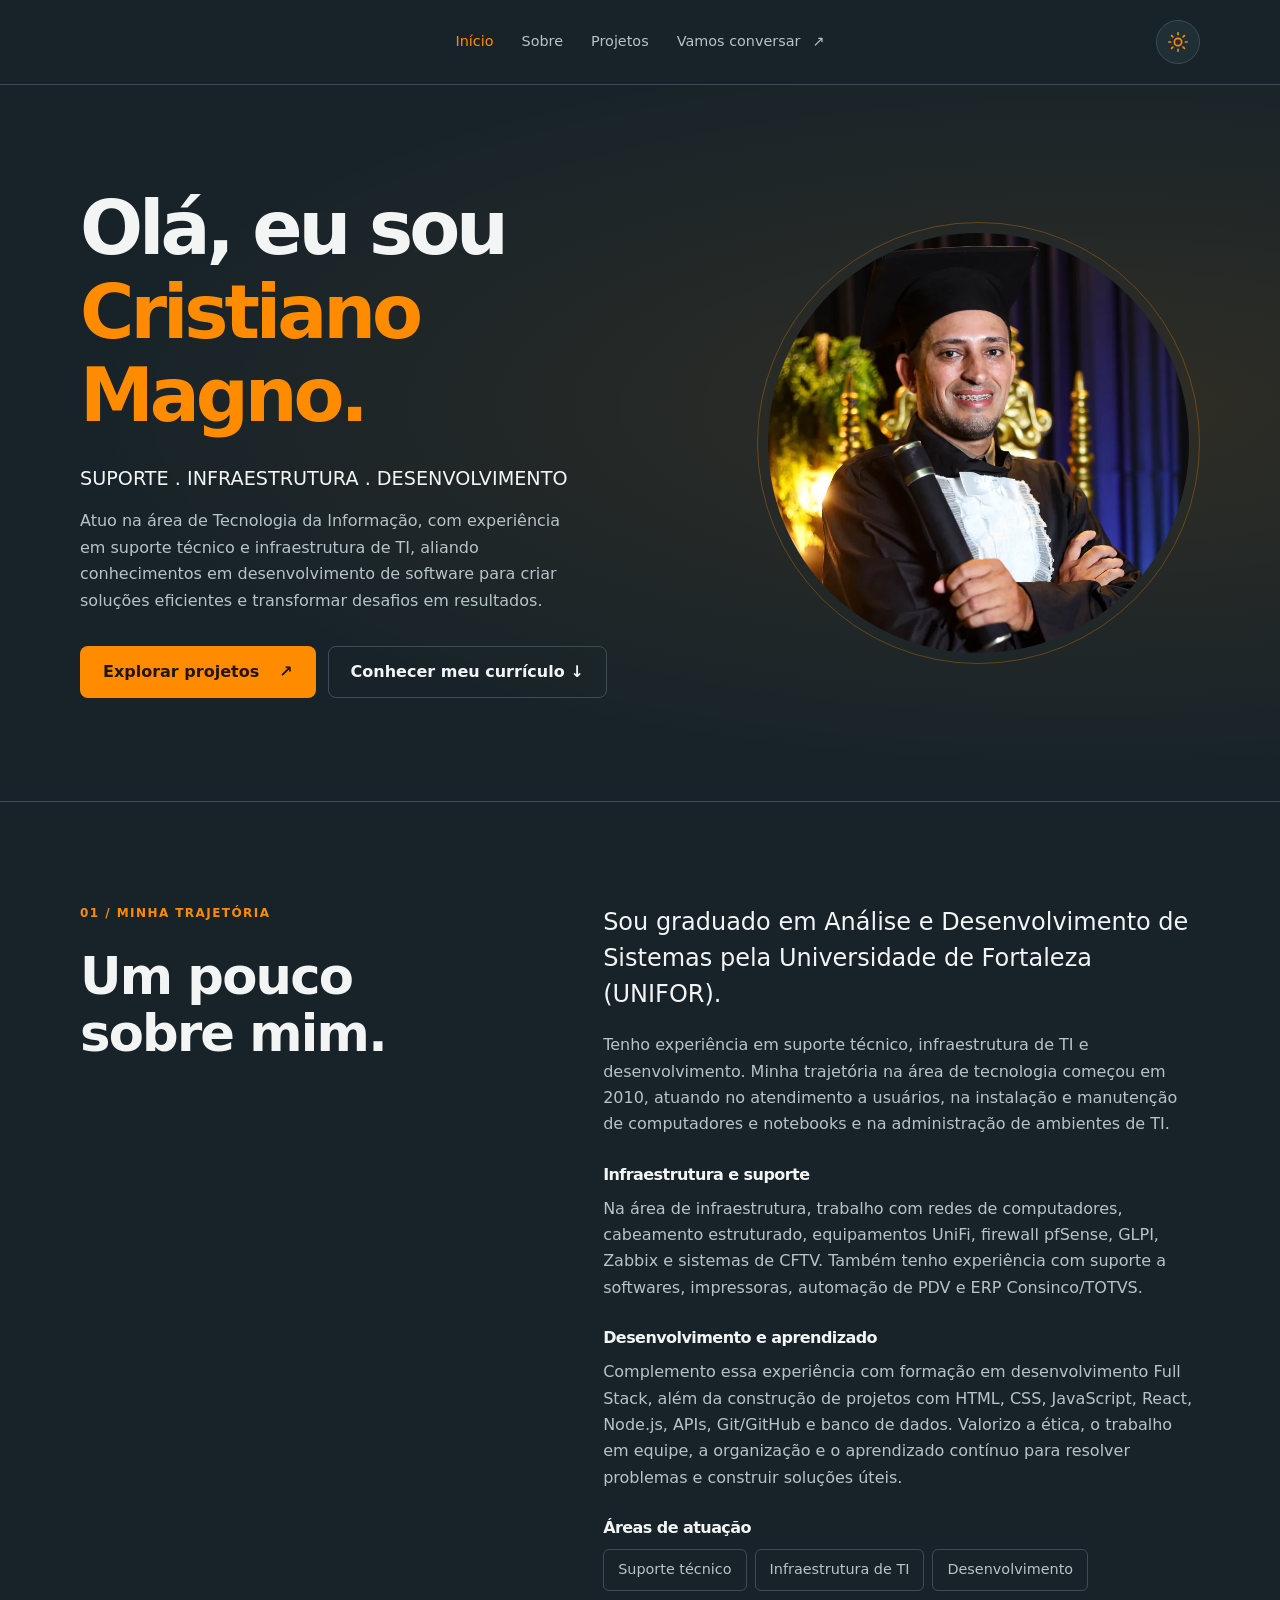
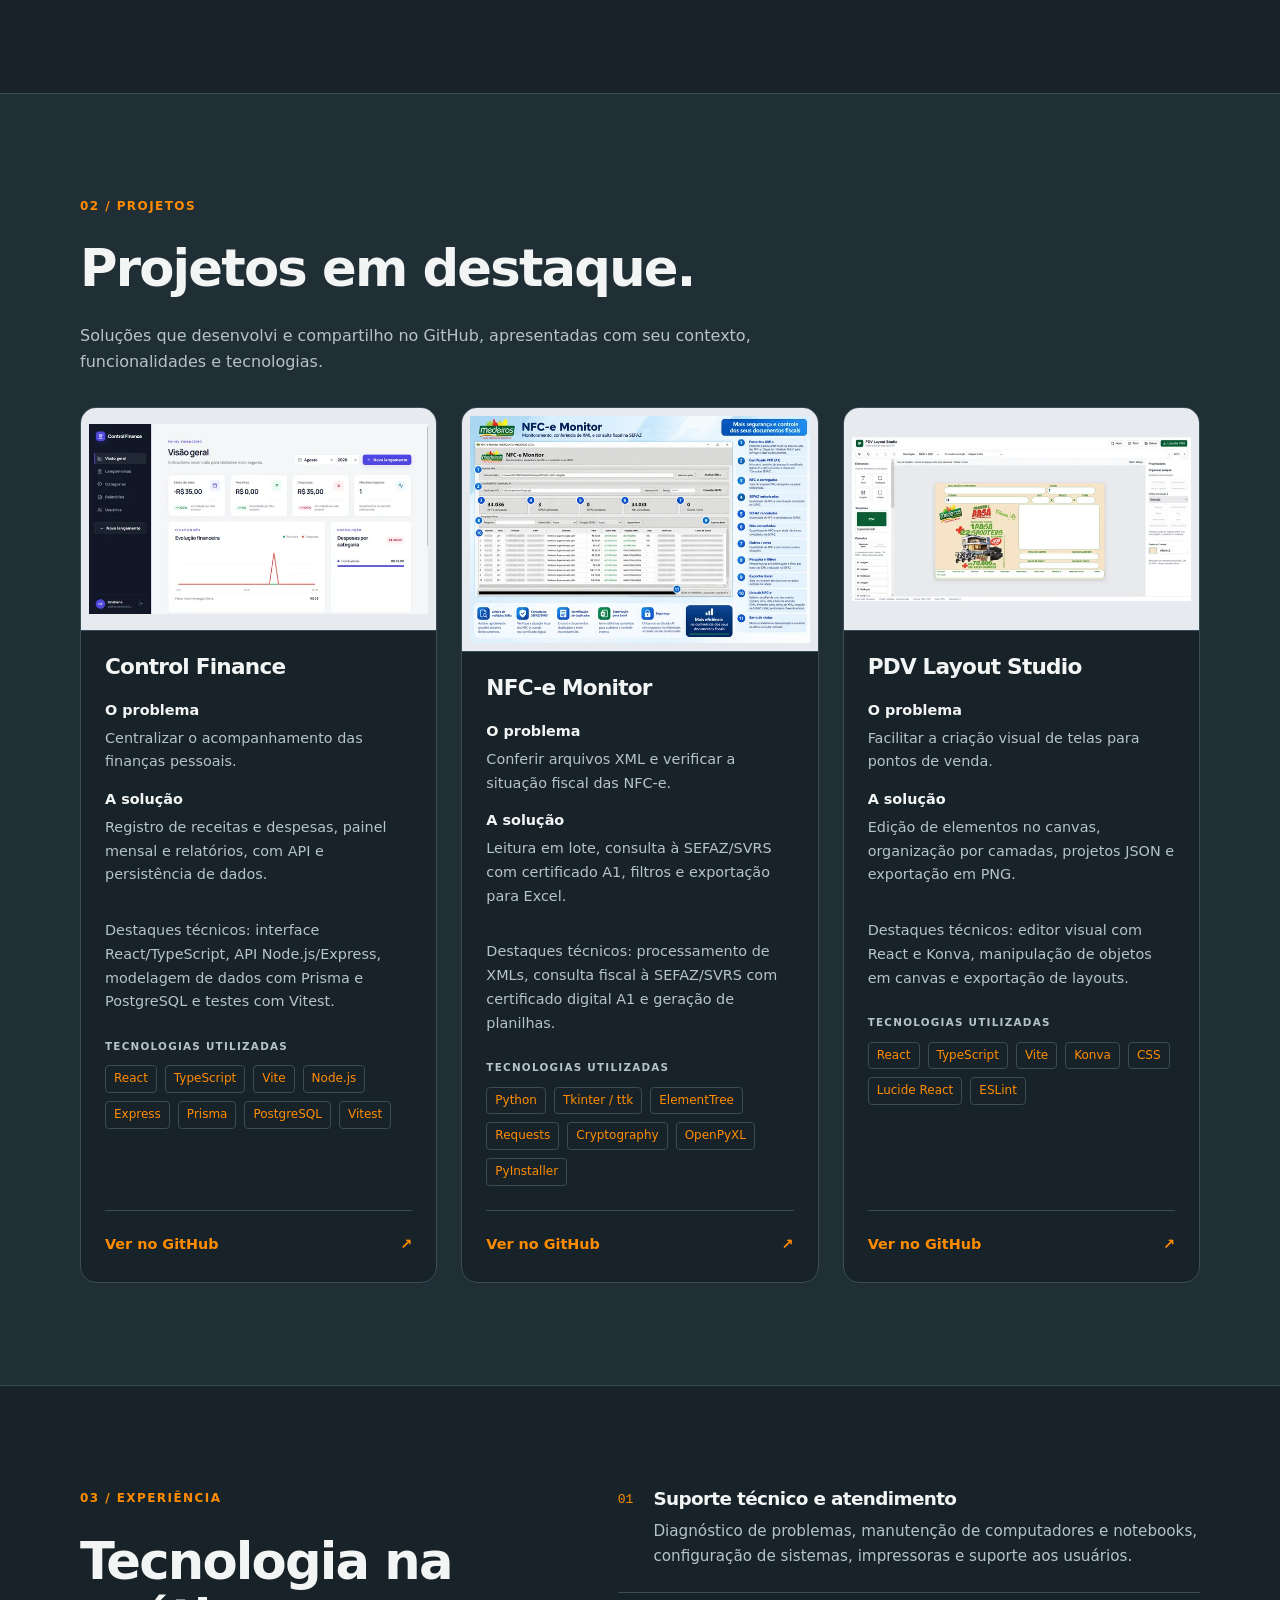
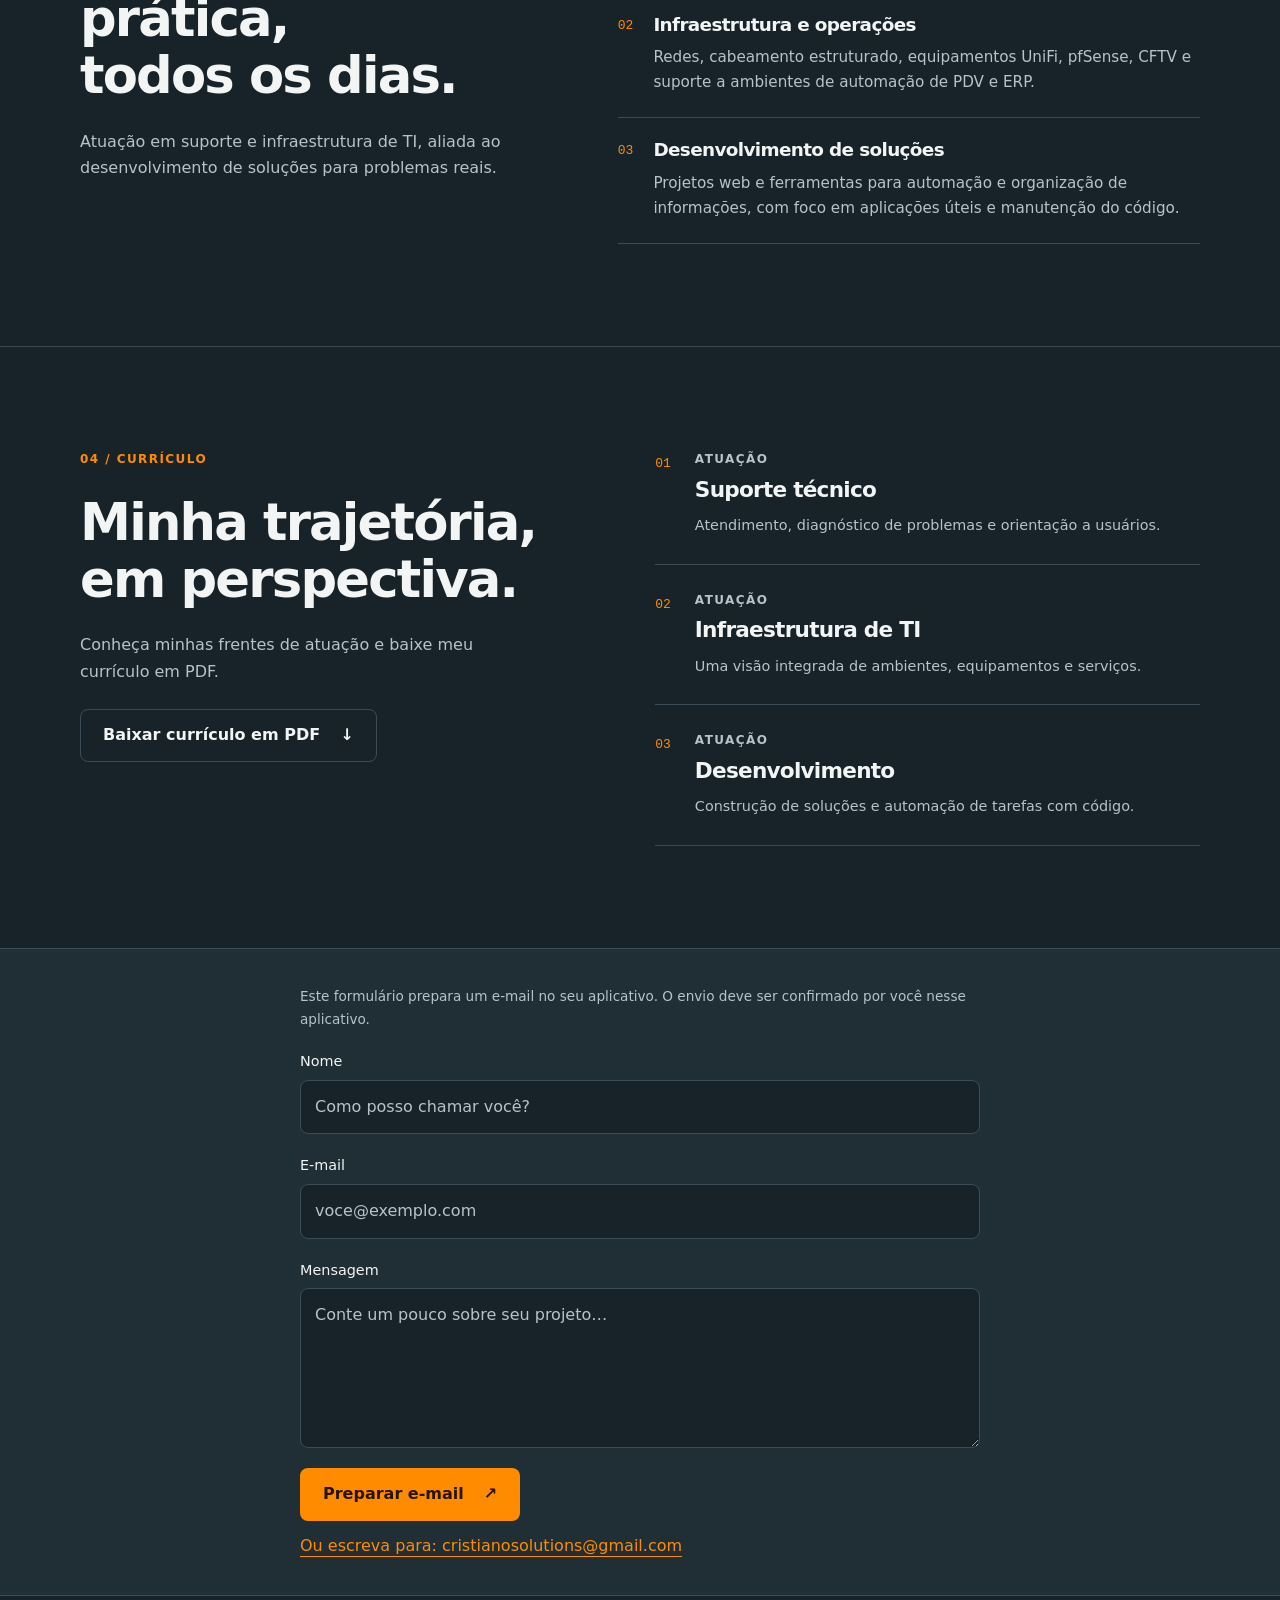
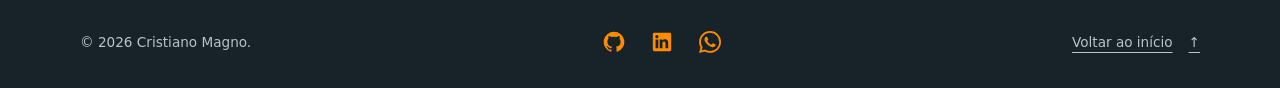
<file: index.html>
<!doctype html>

<html lang="pt-BR">
  <head>
    <meta charset="utf-8" />
    <meta content="width=device-width, initial-scale=1" name="viewport" />
    <meta
      content="Cristiano Magno: graduado em ADS pela UNIFOR, com experiência em suporte, infraestrutura de TI e desenvolvimento. Conheça meus projetos e currículo."
      name="description"
    />
    <meta content="#182329" name="theme-color" />
    <title>Cristiano Magno | Portfólio</title>
    <link href="https://cristianomagno.vercel.app/" rel="canonical" />
    <meta content="website" property="og:type" />
    <meta content="pt_BR" property="og:locale" />
    <meta content="Cristiano Magno" property="og:site_name" />
    <meta content="Cristiano Magno | Portfólio" property="og:title" />
    <meta
      content="Cristiano Magno: graduado em ADS pela UNIFOR, com experiência em suporte, infraestrutura de TI e desenvolvimento. Conheça meus projetos e currículo."
      property="og:description"
    />
    <meta content="https://cristianomagno.vercel.app/" property="og:url" />
    <meta
      content="https://cristianomagno.vercel.app/assets/compartilhamento.jpg"
      property="og:image"
    />
    <meta content="1200" property="og:image:width" />
    <meta content="630" property="og:image:height" />
    <meta
      content="Cristiano Magno — suporte, infraestrutura de TI e desenvolvimento"
      property="og:image:alt"
    />
    <meta content="summary_large_image" name="twitter:card" />
    <meta content="Cristiano Magno | Portfólio" name="twitter:title" />
    <meta
      content="Cristiano Magno: graduado em ADS pela UNIFOR, com experiência em suporte, infraestrutura de TI e desenvolvimento. Conheça meus projetos e currículo."
      name="twitter:description"
    />
    <meta
      content="https://cristianomagno.vercel.app/assets/compartilhamento.jpg"
      name="twitter:image"
    />
    <link href="assets/favicon.svg" rel="icon" type="image/svg+xml" />
    <script src="theme.js"></script>
    <link href="style.css" rel="stylesheet" />
    <script defer="" src="script.js"></script>
    <script defer src="analytics.js"></script>
  </head>
  <body>
    <a class="skip-link" href="#conteudo">Pular para o conteúdo</a>
    <header class="site-header">
      <nav aria-label="Navegação principal" class="nav container">
        <button
          aria-controls="menu-principal"
          aria-expanded="false"
          aria-label="Abrir menu"
          class="menu-toggle"
          hidden=""
          type="button"
        >
          <span aria-hidden="true" class="menu-icon"
            ><span></span><span></span><span></span
          ></span>
        </button>
        <ul class="nav-links" id="menu-principal">
          <li><a href="#inicio">Início</a></li>
          <li><a href="#sobre">Sobre</a></li>
          <li><a href="#projetos">Projetos</a></li>
          <li>
            <a href="#contato"
              >Vamos conversar <span aria-hidden="true">↗</span></a
            >
          </li>
        </ul>
        <button
          aria-label="Ativar tema claro"
          class="theme-toggle"
          hidden=""
          id="theme-toggle"
          title="Ativar tema claro"
          type="button"
        >
          <svg
            aria-hidden="true"
            class="theme-sun"
            fill="none"
            stroke="currentColor"
            stroke-linecap="round"
            stroke-width="1.8"
            viewbox="0 0 24 24"
          >
            <circle cx="12" cy="12" r="4"></circle>
            <path
              d="M12 2v2m0 16v2M2 12h2m16 0h2M5 5l1.4 1.4m11.2 11.2L19 19M5 19l1.4-1.4M17.6 6.4 19 5"
            ></path>
          </svg>
          <svg
            aria-hidden="true"
            class="theme-moon"
            fill="none"
            stroke="currentColor"
            stroke-linecap="round"
            stroke-linejoin="round"
            stroke-width="1.8"
            viewbox="0 0 24 24"
          >
            <path d="M20.9 13A9 9 0 0 1 11 3.1 9 9 0 1 0 20.9 13Z"></path>
          </svg>
        </button>
      </nav>
    </header>
    <main id="conteudo" tabindex="-1">
      <section aria-labelledby="titulo-inicio" class="hero section" id="inicio">
        <div class="container hero-inner">
          <div class="hero-text">
            <h1 id="titulo-inicio">
              Olá, eu sou<br /><span>Cristiano Magno.</span>
            </h1>
            <p class="hero-role">SUPORTE . INFRAESTRUTURA . DESENVOLVIMENTO</p>
            <p class="hero-desc">
              Atuo na área de Tecnologia da Informação, com experiência em
              suporte técnico e infraestrutura de TI, aliando conhecimentos em
              desenvolvimento de software para criar soluções eficientes e
              transformar desafios em resultados.
            </p>
            <div class="hero-actions">
              <a class="btn btn-primary" href="#projetos"
                >Explorar projetos <span aria-hidden="true">↗</span></a
              >
              <a class="btn btn-outline" href="#curriculo"
                >Conhecer meu currículo ↓</a
              >
            </div>
          </div>
          <figure class="portrait">
            <div class="portrait-frame">
              <img
                alt="Cristiano Magno em sua formatura, vestindo beca e segurando o diploma"
                fetchpriority="high"
                height="1200"
                sizes="(max-width: 640px) 290px, (max-width: 960px) 40vw, 440px"
                src="assets/cristiano-magno-800.webp"
                srcset="
                  assets/cristiano-magno-400.webp 400w,
                  assets/cristiano-magno-800.webp 800w
                "
                width="800"
              />
            </div>
          </figure>
        </div>
      </section>
      <section aria-labelledby="titulo-sobre" class="section" id="sobre">
        <div class="container about-grid">
          <div>
            <p class="eyebrow">01 / Minha trajetória</p>
            <h2 id="titulo-sobre">Um pouco<br />sobre mim.</h2>
          </div>
          <div class="about-content">
            <p class="lead">
              Sou graduado em Análise e Desenvolvimento de Sistemas pela
              Universidade de Fortaleza (UNIFOR).
            </p>
            <p>
              Tenho experiência em suporte técnico, infraestrutura de TI e
              desenvolvimento. Minha trajetória na área de tecnologia começou em
              2010, atuando no atendimento a usuários, na instalação e
              manutenção de computadores e notebooks e na administração de
              ambientes de TI.
            </p>
            <h3>Infraestrutura e suporte</h3>
            <p>
              Na área de infraestrutura, trabalho com redes de computadores,
              cabeamento estruturado, equipamentos UniFi, firewall pfSense,
              GLPI, Zabbix e sistemas de CFTV. Também tenho experiência com
              suporte a softwares, impressoras, automação de PDV e ERP
              Consinco/TOTVS.
            </p>
            <h3>Desenvolvimento e aprendizado</h3>
            <p>
              Complemento essa experiência com formação em desenvolvimento Full
              Stack, além da construção de projetos com HTML, CSS, JavaScript,
              React, Node.js, APIs, Git/GitHub e banco de dados. Valorizo a
              ética, o trabalho em equipe, a organização e o aprendizado
              contínuo para resolver problemas e construir soluções úteis.
            </p>
            <h3>Áreas de atuação</h3>
            <ul class="skill-list">
              <li>Suporte técnico</li>
              <li>Infraestrutura de TI</li>
              <li>Desenvolvimento</li>
            </ul>
          </div>
        </div>
      </section>
      <section
        aria-labelledby="titulo-projetos"
        class="section section-alt"
        id="projetos"
      >
        <div class="container">
          <div class="section-heading">
            <div>
              <p class="eyebrow">02 / Projetos</p>
              <h2 id="titulo-projetos">Projetos em destaque.</h2>
            </div>
          </div>
          <p class="section-intro">
            Soluções que desenvolvi e compartilho no GitHub, apresentadas com
            seu contexto, funcionalidades e tecnologias.
          </p>
          <div class="projects-grid" id="github-projects">
            <article class="project-card github-card">
              <a
                aria-label="Ampliar imagem de Control Finance (abre em nova aba)"
                class="project-screenshot"
                href="assets/projeto-controle-financeiro.webp"
                rel="noopener noreferrer"
                target="_blank"
              >
                <img
                  alt="Dashboard do Control Finance com saldo, receitas, despesas e gráfico de evolução financeira"
                  decoding="async"
                  loading="lazy"
                  sizes="(max-width: 640px) calc(100vw - 40px), (max-width: 960px) 45vw, 360px"
                  src="assets/projeto-controle-financeiro.webp"
                  srcset="
                    assets/projeto-controle-financeiro-640.webp  640w,
                    assets/projeto-controle-financeiro.webp     1200w
                  "
                />
              </a>
              <div class="project-body">
                <h3>Control Finance</h3>
                <dl class="project-context">
                  <dt>O problema</dt>
                  <dd>Centralizar o acompanhamento das finanças pessoais.</dd>
                  <dt>A solução</dt>
                  <dd>
                    Registro de receitas e despesas, painel mensal e relatórios,
                    com API e persistência de dados.
                  </dd>
                </dl>
                <p class="project-highlights">
                  Destaques técnicos: interface React/TypeScript, API
                  Node.js/Express, modelagem de dados com Prisma e PostgreSQL e
                  testes com Vitest.
                </p>
                <p class="small-label technology-label">
                  Tecnologias utilizadas
                </p>
                <ul
                  aria-label="Tecnologias utilizadas em Control Finance"
                  class="project-tags"
                >
                  <li>React</li>
                  <li>TypeScript</li>
                  <li>Vite</li>
                  <li>Node.js</li>
                  <li>Express</li>
                  <li>Prisma</li>
                  <li>PostgreSQL</li>
                  <li>Vitest</li>
                </ul>
                <a
                  aria-label="Ver Control Finance no GitHub (abre em nova aba)"
                  class="github-project-link"
                  href="https://github.com/cristianosolutions/controle-financeiro"
                  rel="noopener noreferrer"
                  target="_blank"
                  >Ver no GitHub <span aria-hidden="true">↗</span></a
                >
              </div>
            </article>
            <article class="project-card github-card">
              <a
                aria-label="Ampliar imagem de NFC-e Monitor (abre em nova aba)"
                class="project-screenshot"
                href="assets/projeto-nfce-monitor.webp"
                rel="noopener noreferrer"
                target="_blank"
              >
                <img
                  alt="Interface do NFC-e Monitor com análise de XMLs, consulta à SEFAZ e indicadores de situação fiscal"
                  decoding="async"
                  loading="lazy"
                  sizes="(max-width: 640px) calc(100vw - 40px), (max-width: 960px) 45vw, 360px"
                  src="assets/projeto-nfce-monitor.webp"
                  srcset="
                    assets/projeto-nfce-monitor-640.webp  640w,
                    assets/projeto-nfce-monitor.webp     1200w
                  "
                />
              </a>
              <div class="project-body">
                <h3>NFC-e Monitor</h3>
                <dl class="project-context">
                  <dt>O problema</dt>
                  <dd>
                    Conferir arquivos XML e verificar a situação fiscal das
                    NFC-e.
                  </dd>
                  <dt>A solução</dt>
                  <dd>
                    Leitura em lote, consulta à SEFAZ/SVRS com certificado A1,
                    filtros e exportação para Excel.
                  </dd>
                </dl>
                <p class="project-highlights">
                  Destaques técnicos: processamento de XMLs, consulta fiscal à
                  SEFAZ/SVRS com certificado digital A1 e geração de planilhas.
                </p>
                <p class="small-label technology-label">
                  Tecnologias utilizadas
                </p>
                <ul
                  aria-label="Tecnologias utilizadas em NFC-e Monitor"
                  class="project-tags"
                >
                  <li>Python</li>
                  <li>Tkinter / ttk</li>
                  <li>ElementTree</li>
                  <li>Requests</li>
                  <li>Cryptography</li>
                  <li>OpenPyXL</li>
                  <li>PyInstaller</li>
                </ul>
                <a
                  aria-label="Ver NFC-e Monitor no GitHub (abre em nova aba)"
                  class="github-project-link"
                  href="https://github.com/cristianosolutions/nfce-monitor"
                  rel="noopener noreferrer"
                  target="_blank"
                  >Ver no GitHub <span aria-hidden="true">↗</span></a
                >
              </div>
            </article>
            <article class="project-card github-card">
              <a
                aria-label="Ampliar imagem de PDV Layout Studio (abre em nova aba)"
                class="project-screenshot"
                href="assets/projeto-pdv-layout.webp"
                rel="noopener noreferrer"
                target="_blank"
              >
                <img
                  alt="PDV Layout Studio com editor visual, modelo de supermercado, camadas e painel de propriedades"
                  decoding="async"
                  loading="lazy"
                  sizes="(max-width: 640px) calc(100vw - 40px), (max-width: 960px) 45vw, 360px"
                  src="assets/projeto-pdv-layout.webp"
                  srcset="
                    assets/projeto-pdv-layout-640.webp  640w,
                    assets/projeto-pdv-layout.webp     1200w
                  "
                />
              </a>
              <div class="project-body">
                <h3>PDV Layout Studio</h3>
                <dl class="project-context">
                  <dt>O problema</dt>
                  <dd>
                    Facilitar a criação visual de telas para pontos de venda.
                  </dd>
                  <dt>A solução</dt>
                  <dd>
                    Edição de elementos no canvas, organização por camadas,
                    projetos JSON e exportação em PNG.
                  </dd>
                </dl>
                <p class="project-highlights">
                  Destaques técnicos: editor visual com React e Konva,
                  manipulação de objetos em canvas e exportação de layouts.
                </p>
                <p class="small-label technology-label">
                  Tecnologias utilizadas
                </p>
                <ul
                  aria-label="Tecnologias utilizadas em PDV Layout Studio"
                  class="project-tags"
                >
                  <li>React</li>
                  <li>TypeScript</li>
                  <li>Vite</li>
                  <li>Konva</li>
                  <li>CSS</li>
                  <li>Lucide React</li>
                  <li>ESLint</li>
                </ul>
                <a
                  aria-label="Ver PDV Layout Studio no GitHub (abre em nova aba)"
                  class="github-project-link"
                  href="https://github.com/cristianosolutions/pdv-layout"
                  rel="noopener noreferrer"
                  target="_blank"
                  >Ver no GitHub <span aria-hidden="true">↗</span></a
                >
              </div>
            </article>
          </div>
        </div>
      </section>
      <section
        aria-labelledby="titulo-experiencia"
        class="section experience-section"
        id="experiencia"
      >
        <div class="container experience-grid">
          <div>
            <p class="eyebrow">03 / Experiência</p>
            <h2 id="titulo-experiencia">
              Tecnologia na prática,<br />todos os dias.
            </h2>
            <p class="experience-intro">
              Atuação em suporte e infraestrutura de TI, aliada ao
              desenvolvimento de soluções para problemas reais.
            </p>
          </div>
          <div class="experience-items">
            <article>
              <span class="experience-index">01</span>
              <div>
                <h3>Suporte técnico e atendimento</h3>
                <p>
                  Diagnóstico de problemas, manutenção de computadores e
                  notebooks, configuração de sistemas, impressoras e suporte aos
                  usuários.
                </p>
              </div>
            </article>
            <article>
              <span class="experience-index">02</span>
              <div>
                <h3>Infraestrutura e operações</h3>
                <p>
                  Redes, cabeamento estruturado, equipamentos UniFi, pfSense,
                  CFTV e suporte a ambientes de automação de PDV e ERP.
                </p>
              </div>
            </article>
            <article>
              <span class="experience-index">03</span>
              <div>
                <h3>Desenvolvimento de soluções</h3>
                <p>
                  Projetos web e ferramentas para automação e organização de
                  informações, com foco em aplicações úteis e manutenção do
                  código.
                </p>
              </div>
            </article>
          </div>
        </div>
      </section>
      <section
        aria-labelledby="titulo-curriculo"
        class="section resume-section"
        id="curriculo"
      >
        <div class="container resume-grid">
          <div>
            <p class="eyebrow">04 / Currículo</p>
            <h2 id="titulo-curriculo">
              Minha trajetória,<br />em perspectiva.
            </h2>
            <p class="resume-intro">
              Conheça minhas frentes de atuação e baixe meu currículo em PDF.
            </p>
            <a
              class="btn btn-outline"
              download="Curriculo-Cristiano-Magno.pdf"
              href="assets/cristiano-magno.pdf"
              id="resume-download"
              >Baixar currículo em PDF <span aria-hidden="true">↓</span></a
            >
            <p class="resume-pending" hidden="" id="resume-pending">
              Currículo em atualização
            </p>
          </div>
          <div class="resume-list">
            <article>
              <span class="resume-number">01</span>
              <div>
                <p class="small-label">Atuação</p>
                <h3>Suporte técnico</h3>
                <p>
                  Atendimento, diagnóstico de problemas e orientação a usuários.
                </p>
              </div>
            </article>
            <article>
              <span class="resume-number">02</span>
              <div>
                <p class="small-label">Atuação</p>
                <h3>Infraestrutura de TI</h3>
                <p>
                  Uma visão integrada de ambientes, equipamentos e serviços.
                </p>
              </div>
            </article>
            <article>
              <span class="resume-number">03</span>
              <div>
                <p class="small-label">Atuação</p>
                <h3>Desenvolvimento</h3>
                <p>Construção de soluções e automação de tarefas com código.</p>
              </div>
            </article>
          </div>
        </div>
      </section>
      <section aria-label="Formulário de contato" class="section" id="contato">
        <div class="container contact-grid">
          <!-- Configure seu endereço em CONTACT_EMAIL, no script.js. -->
          <form aria-label="Contato" class="contact-form" id="contact-form">
            <p class="form-note" id="form-help">
              Este formulário prepara um e-mail no seu aplicativo. O envio deve
              ser confirmado por você nesse aplicativo.
            </p>
            <label for="nome">Nome</label
            ><input
              autocomplete="name"
              id="nome"
              maxlength="100"
              name="nome"
              placeholder="Como posso chamar você?"
              required=""
              type="text"
            />
            <label for="email">E-mail</label
            ><input
              autocomplete="email"
              id="email"
              maxlength="254"
              name="email"
              placeholder="voce@exemplo.com"
              required=""
              type="email"
            />
            <label for="mensagem">Mensagem</label
            ><textarea
              id="mensagem"
              maxlength="3000"
              minlength="10"
              name="mensagem"
              placeholder="Conte um pouco sobre seu projeto…"
              required=""
              rows="5"
            ></textarea>
            <button
              aria-describedby="form-help"
              class="btn btn-primary"
              disabled=""
              type="submit"
            >
              Preparar e-mail <span aria-hidden="true">↗</span>
            </button>
            <p
              aria-live="polite"
              class="form-status"
              id="form-status"
              role="status"
            ></p>
            <a
              class="text-link"
              href="mailto:cristianosolutions@gmail.com"
              id="contact-email"
              >Ou escreva para: cristianosolutions@gmail.com</a
            >
            <noscript>
              <p>Ative o JavaScript para usar o formulário de contato.</p>
            </noscript>
          </form>
        </div>
      </section>
    </main>
    <footer class="site-footer">
      <div class="container footer-inner">
        <p>© <span id="ano">2026</span> Cristiano Magno.</p>
        <nav aria-label="Redes sociais" class="footer-social">
          <a
            aria-label="GitHub de Cristiano Magno (abre em nova aba)"
            href="https://github.com/cristianosolutions"
            rel="noopener noreferrer"
            target="_blank"
            title="GitHub"
            ><svg
              aria-hidden="true"
              fill="currentColor"
              focusable="false"
              viewbox="0 0 24 24"
            >
              <path
                d="M12 .75a11.25 11.25 0 0 0-3.558 21.923c.563.104.77-.244.77-.542 0-.267-.01-.975-.015-1.914-3.13.68-3.79-1.51-3.79-1.51-.512-1.3-1.25-1.646-1.25-1.646-1.022-.699.077-.684.077-.684 1.13.08 1.725 1.16 1.725 1.16 1.005 1.723 2.637 1.225 3.28.937.103-.729.393-1.225.715-1.507-2.498-.284-5.124-1.249-5.124-5.562 0-1.229.44-2.233 1.16-3.02-.116-.284-.503-1.428.11-2.977 0 0 .945-.303 3.095 1.154a10.79 10.79 0 0 1 5.635 0c2.148-1.457 3.09-1.154 3.09-1.154.616 1.549.229 2.693.113 2.977.723.787 1.158 1.791 1.158 3.02 0 4.324-2.63 5.275-5.136 5.553.404.349.764 1.037.764 2.089 0 1.508-.014 2.725-.014 3.094 0 .3.203.651.775.54A11.252 11.252 0 0 0 12 .75Z"
              ></path></svg
          ></a>
          <a
            aria-label="LinkedIn de Cristiano Magno (abre em nova aba)"
            href="https://www.linkedin.com/in/cristianosolutions"
            rel="noopener noreferrer"
            target="_blank"
            title="LinkedIn"
            ><svg
              aria-hidden="true"
              fill="currentColor"
              focusable="false"
              viewbox="0 0 24 24"
            >
              <path
                d="M20.45 2H3.55C2.69 2 2 2.68 2 3.52v16.96c0 .84.69 1.52 1.55 1.52h16.9c.86 0 1.55-.68 1.55-1.52V3.52c0-.84-.69-1.52-1.55-1.52ZM7.93 18.75H4.98V9.2h2.95v9.55ZM6.45 7.9a1.71 1.71 0 1 1 0-3.42 1.71 1.71 0 0 1 0 3.42Zm12.3 10.85H15.8v-4.64c0-1.1-.02-2.52-1.54-2.52-1.54 0-1.78 1.2-1.78 2.44v4.72H9.53V9.2h2.83v1.3h.04c.39-.74 1.36-1.53 2.8-1.53 3 0 3.55 1.97 3.55 4.53v5.25Z"
              ></path></svg
          ></a>
          <a
            aria-label="Conversar com Cristiano Magno no WhatsApp (abre em nova aba)"
            href="https://wa.me/5585996805634"
            rel="noopener noreferrer"
            target="_blank"
            title="WhatsApp"
            ><svg
              aria-hidden="true"
              fill="currentColor"
              focusable="false"
              viewbox="0 0 24 24"
            >
              <path
                d="M20.52 3.48A11.9 11.9 0 0 0 12.05 0C5.47 0 .11 5.35.1 11.93a11.9 11.9 0 0 0 1.6 5.97L0 24l6.25-1.64a11.94 11.94 0 0 0 5.8 1.48h.01c6.58 0 11.93-5.35 11.94-11.93a11.86 11.86 0 0 0-3.48-8.43ZM12.06 21.82a9.9 9.9 0 0 1-5.04-1.38l-.36-.21-3.71.97.99-3.62-.24-.37a9.88 9.88 0 0 1-1.52-5.28c0-5.47 4.46-9.92 9.93-9.92a9.85 9.85 0 0 1 7.02 2.91 9.86 9.86 0 0 1 2.9 7.02c0 5.47-4.45 9.92-9.97 9.88Zm5.44-7.42c-.3-.15-1.77-.87-2.04-.97-.28-.1-.48-.15-.68.15-.2.3-.77.97-.94 1.17-.17.2-.35.22-.65.07-.3-.15-1.26-.46-2.4-1.48-.89-.8-1.49-1.78-1.66-2.08-.18-.3-.02-.46.13-.61.13-.13.3-.35.45-.52.15-.18.2-.3.3-.5.1-.2.05-.38-.02-.53-.08-.15-.68-1.62-.93-2.22-.24-.58-.49-.5-.68-.51h-.57c-.2 0-.53.08-.8.38-.28.3-1.05 1.02-1.05 2.49s1.07 2.89 1.22 3.09c.15.2 2.11 3.22 5.11 4.51.71.31 1.27.49 1.7.63.72.23 1.38.2 1.9.12.58-.09 1.77-.72 2.02-1.42.25-.7.25-1.3.18-1.42-.08-.13-.28-.2-.58-.35Z"
              ></path></svg
          ></a>
        </nav>
        <a href="#inicio">Voltar ao início <span aria-hidden="true">↑</span></a>
      </div>
    </footer>
  </body>
</html>
</file>
<file: style.css>
/* Tema e fundamentos */
:root {
  color-scheme: dark;
  --bg: #182329;
  --surface: #202e35;
  --text: #f2f5f4;
  --muted: #b6c3c8;
  --accent: #ff8c00;
  --border: #3a4d56;
  --radius: 16px;
  --max-width: 1120px;
}
* {
  box-sizing: border-box;
}
html {
  scroll-behavior: smooth;
  scroll-padding-top: 100px;
}
body {
  margin: 0;
  background: var(--bg);
  color: var(--text);
  font-family: "Segoe UI", system-ui, sans-serif;
  line-height: 1.65;
}
h1,
h2,
h3,
p,
ul,
figure,
dl,
dd {
  margin: 0;
}
a {
  color: inherit;
  text-underline-offset: 5px;
}
button,
input,
textarea {
  font: inherit;
}
button {
  cursor: pointer;
}
img {
  display: block;
  max-width: 100%;
  height: auto;
}
a,
p,
h1,
h2,
h3,
dd {
  overflow-wrap: anywhere;
}
:focus-visible {
  outline: 3px solid var(--accent);
  outline-offset: 5px;
}
[hidden] {
  display: none !important;
}
.container {
  width: min(100% - 48px, var(--max-width));
  margin-inline: auto;
}
.section {
  padding-block: clamp(64px, 8vw, 104px);
}
section {
  scroll-margin-top: 20px;
}
h1,
h2,
h3 {
  line-height: 1.12;
  letter-spacing: -0.035em;
  text-wrap: balance;
}
h2 {
  font-size: clamp(2.25rem, 4vw, 3.5rem);
  font-weight: 600;
}
h3 {
  font-size: 1.35rem;
}
.eyebrow,
.small-label {
  font-size: 0.75rem;
  letter-spacing: 0.12em;
  text-transform: uppercase;
  font-weight: 650;
}
.eyebrow {
  color: var(--accent);
  margin-bottom: 24px;
}
.small-label {
  color: var(--muted);
}
.skip-link {
  position: fixed;
  top: 12px;
  left: 12px;
  z-index: 100;
  padding: 12px 20px;
  background: var(--accent);
  color: var(--bg);
  transform: translateY(-160%);
}
.skip-link:focus {
  transform: translateY(0);
}

/* Navegação */
.site-header {
  position: sticky;
  top: 0;
  z-index: 50;
  background: var(--bg);
  border-bottom: 1px solid var(--border);
}
.nav {
  min-height: 84px;
  display: flex;
  justify-content: center;
  align-items: center;
  gap: 24px;
}
.nav-links {
  display: flex;
  align-items: center;
  justify-content: center;
  gap: 28px;
  padding: 0;
  list-style: none;
}
.nav-links a {
  display: inline-flex;
  align-items: center;
  min-height: 44px;
  gap: 12px;
  text-decoration: none;
  color: var(--muted);
  font-size: 0.9rem;
}
.nav-links a:hover,
.nav-links a[aria-current] {
  color: var(--accent);
}
.menu-toggle { display: inline-flex; align-items: center; justify-content: center; width: 44px; height: 44px; padding: 0; border: 1px solid var(--border); border-radius: 50%; color: var(--accent); background: var(--surface); }
.menu-toggle:hover { border-color: var(--accent); }
.menu-icon { position: relative; width: 20px; height: 16px; }
.menu-icon span { position: absolute; left: 0; width: 20px; height: 2px; border-radius: 2px; background: currentColor; transition: transform .2s ease, opacity .2s ease; }
.menu-icon span:nth-child(1) { top: 0; }
.menu-icon span:nth-child(2) { top: 7px; }
.menu-icon span:nth-child(3) { top: 14px; }
.menu-toggle[aria-expanded="true"] .menu-icon span:nth-child(1) { transform: translateY(7px) rotate(45deg); }
.menu-toggle[aria-expanded="true"] .menu-icon span:nth-child(2) { opacity: 0; }
.menu-toggle[aria-expanded="true"] .menu-icon span:nth-child(3) { transform: translateY(-7px) rotate(-45deg); }

/* Apresentação */
.hero {
  border-bottom: 1px solid var(--border);
  background: radial-gradient(ellipse at 85% 45%, #ff8c001a, transparent 65%);
}
.hero-inner {
  display: grid;
  grid-template-columns: 1.35fr 1fr;
  align-items: center;
  gap: 80px;
}
.hero h1 {
  font-size: clamp(3rem, 5.8vw, 5rem);
  font-weight: 650;
  letter-spacing: -0.055em;
}
.hero h1 span {
  color: var(--accent);
}
.hero .eyebrow {
  font-size: 0.68rem;
}
.hero-role {
  margin-top: 26px;
  font-size: 1.20rem;

}
.hero-desc {
  color: var(--muted);
  max-width: 48ch;
  margin-top: 14px;
}
.hero-actions {
  display: flex;
  flex-wrap: wrap;
  gap: 12px;
  margin-top: 32px;
}
.btn {
  display: inline-flex;
  align-items: center;
  justify-content: center;
  gap: 20px;
  min-height: 48px;
  padding: 12px 22px;
  border: 1px solid transparent;
  border-radius: 8px;
  font-weight: 650;
  text-decoration: none;
  transition:
    background 0.2s,
    border-color 0.2s;
}
.btn-primary {
  background: var(--accent);
  color: #251400;
}
.btn-primary:hover {
  background: #ffad42;
}
.btn-outline {
  background: transparent;
  border-color: var(--border);
  color: var(--text);
}
.btn-outline:hover {
  border-color: var(--accent);
}
.btn:disabled {
  opacity: 0.55;
  cursor: not-allowed;
}
.portrait {
  width: 100%;
}
.portrait-frame {
  padding: 10px;
  border: 1px solid #ff8c004d;
  border-radius: 50%;
  overflow: hidden;
}
.portrait img {
  width: 100%;
  height: auto;
  aspect-ratio: 1;
  object-fit: cover;
  object-position: 50% 25%;
  border-radius: 50%;
  background: var(--surface);
}

/* Sobre e formação */
.about-content h3 {
  font-size: 1rem;
  margin: 28px 0 12px;
}
.skill-list {
  display: flex;
  flex-wrap: wrap;
  gap: 8px;
  list-style: none;
  padding: 0;
}
.skill-list li {
  padding: 8px 14px;
  border: 1px solid var(--border);
  border-radius: 6px;
  color: var(--muted);
  font-size: 0.9rem;
}
.about-grid {
  display: grid;
  grid-template-columns: 1fr 1.3fr;
  gap: 64px;
}
.about-content > p {
  color: var(--muted);
  margin-bottom: 20px;
}
.about-content .lead {
  color: var(--text);
  font-size: 1.5rem;
  line-height: 1.5;
}

/* Projetos */
.section-alt {
  background: var(--surface);
  border-block: 1px solid var(--border);
}
.section-heading {
  margin-bottom: 40px;
}
.projects-grid {
  display: grid;
  grid-template-columns: repeat(3, minmax(0, 1fr));
  gap: 24px;
}
.project-card {
  border: 1px solid var(--border);
  border-radius: var(--radius);
  overflow: hidden;
  background: var(--bg);
  transition:
    transform 0.2s,
    border-color 0.2s;
}
.project-card:hover {
  border-color: #ff8c0070;
}
.github-card {
  display: flex;
  flex-direction: column;
}
.project-screenshot {
  display: block;
  aspect-ratio: 16 / 10;
  padding: 8px;
  background: #e7ebef;
  border-bottom: 1px solid var(--border);
}
.project-screenshot img {
  width: 100%;
  height: 100%;
  object-fit: contain;
}
.project-body {
  padding: 24px;
  display: flex;
  flex-direction: column;
  flex: 1;
}
.project-body h3 {
  margin-bottom: 20px;
}
.project-context {
  margin-bottom: 24px;
  font-size: 0.9rem;
}
.project-context dt {
  font-weight: 650;
  margin-bottom: 4px;
}
.project-context dd {
  color: var(--muted);
  margin-bottom: 14px;
}
.technology-label {
  font-size: 0.65rem;
}
.project-tags {
  display: flex;
  flex-wrap: wrap;
  gap: 8px;
  padding: 0;
  list-style: none;
  margin: 10px 0 24px;
}
.project-tags li {
  font-size: 0.75rem;
  color: var(--accent);
  border: 1px solid var(--border);
  border-radius: 4px;
  padding: 3px 8px;
}
.github-project-link {
  display: flex;
  justify-content: space-between;
  align-items: center;
  gap: 16px;
  min-height: 48px;
  margin-top: auto;
  padding-top: 20px;
  border-top: 1px solid var(--border);
  color: var(--accent);
  text-decoration: none;
  font-weight: 600;
  font-size: 0.9rem;
}
.github-project-link:hover {
  text-decoration: underline;
}

/* Currículo */
.resume-grid {
  display: grid;
  grid-template-columns: 1fr 1.1fr;
  gap: 80px;
}
.resume-intro {
  color: var(--muted);
  max-width: 43ch;
  margin: 24px 0;
}
.resume-pending {
  color: var(--muted);
}
.resume-list article {
  display: flex;
  gap: 24px;
  padding: 26px 0;
  border-bottom: 1px solid var(--border);
}
.resume-list article:first-child {
  padding-top: 0;
}
.resume-number {
  color: var(--accent);
  font-family: monospace;
  padding-top: 3px;
}
.resume-list h3 {
  margin: 8px 0 12px;
}
.resume-list p:last-child {
  color: var(--muted);
  font-size: 0.9rem;
}

/* Contato por aplicativo de e-mail */
#contato {
  padding-block: clamp(32px, 4vh, 48px);
  border-top: 1px solid var(--border);
  background: var(--surface);
}
.contact-grid {
  max-width: 680px;
}
.contact-form {
  display: flex;
  flex-direction: column;
  min-width: 0;
}
.form-note {
  font-size: 0.85rem;
  color: var(--muted);
  margin-bottom: 20px;
}
.contact-form label {
  margin-bottom: 6px;
  font-size: 0.9rem;
}
.contact-form input,
.contact-form textarea {
  width: 100%;
  padding: 13px 14px;
  margin-bottom: 20px;
  border: 1px solid var(--border);
  border-radius: 8px;
  background: var(--bg);
  color: var(--text);
}
.contact-form input::placeholder,
.contact-form textarea::placeholder {
  color: var(--muted);
  opacity: 1;
}
.contact-form textarea {
  resize: vertical;
  min-height: 140px;
}
.contact-form .btn {
  align-self: start;
}
.form-status {
  min-height: 1.65em;
  margin-top: 14px;
  font-size: 0.9rem;
  color: var(--accent);
}
.text-link {
  display: inline-block;
  margin-top: 12px;
  color: var(--accent);
}

/* Rodapé compacto */
.site-footer {
  border-top: 1px solid var(--border);
  padding-block: 24px;
  color: var(--muted);
  font-size: 0.85rem;
}
.footer-inner {
  display: flex;
  align-items: center;
  justify-content: space-between;
  gap: 20px;
  flex-wrap: wrap;
}
.footer-inner a {
  display: inline-flex;
  align-items: center;
  min-height: 44px;
  gap: 16px;
}
.footer-social {
  display: flex;
  align-items: center;
  flex-wrap: wrap;
  gap: 4px;
}
.footer-social a {
  justify-content: center;
  width: 44px;
  color: var(--accent);
  border-radius: 8px;
}
.footer-social a:hover {
  background: #ff8c0015;
}
.footer-social svg {
  width: 22px;
  height: 22px;
  display: block;
  transition:
    transform 0.22s ease,
    filter 0.22s ease;
}

/* Telas menores e ampliação do texto */
@media (max-width: 960px) {
  .hero-inner {
    gap: 36px;
    grid-template-columns: 1.2fr 1fr;
  }
  .hero h1 {
    font-size: clamp(2.8rem, 6vw, 4rem);
  }
  .hero-actions .btn {
    width: 100%;
  }
  .about-grid,
  .resume-grid {
    gap: 36px;
  }
  .projects-grid {
    grid-template-columns: repeat(2, minmax(0, 1fr));
  }
}
@media (max-width: 640px) {
  .container {
    width: calc(100% - 40px);
  }
  .nav {
    min-height: 72px;
    flex-wrap: wrap;
    gap: 0 16px;
    padding-block: 12px;
  }
  .nav-links {
    width: 100%;
    flex-wrap: wrap;
    gap: 4px 20px;
    padding-top: 12px;
  }
  .hero-inner,
  .about-grid,
  .resume-grid,
  .projects-grid {
    grid-template-columns: minmax(0, 1fr);
  }
  .hero h1 {
    font-size: clamp(2.7rem, 11vw, 4rem);
  }
  .hero-inner {
    gap: 40px;
  }
  .portrait {
    margin: 16px auto 0;
    max-width: 310px;
  }
  .hero-actions .btn {
    width: 100%;
  }
  .footer-inner {
    justify-content: center;
    gap: 8px 24px;
    text-align: center;
  }
  .footer-inner > p {
    width: 100%;
  }
}
@media (prefers-reduced-motion: no-preference) {
  .project-card:hover {
    transform: translateY(-5px);
  }
  .footer-social a:hover svg,
  .footer-social a:focus-visible svg {
    transform: translateY(-3px) scale(1.12);
    filter: drop-shadow(0 3px 5px #ff8c0040);
  }
}
@media (prefers-reduced-motion: reduce) {
  html {
    scroll-behavior: auto;
  }
  *,
  *::before,
  *::after {
    transition: none !important;
    animation: none !important;
  }
}

/* Alternância de tema: laranja mais escuro sobre superfícies claras. */
:root[data-theme="light"] {
  color-scheme: light;
  --bg: #faf8f5;
  --surface: #f0ece6;
  --text: #202b32;
  --muted: #52616a;
  --accent: #a94700;
  --border: #c8c1b8;
}
:root[data-theme="light"] .btn-primary { background: #ff8c00; color: #251400; }
:root[data-theme="light"] .btn-primary:hover { background: #ffad42; }
.nav { position: relative; padding-inline: 56px; }
.nav-links { flex-wrap: wrap; }
.theme-toggle { position: absolute; right: 0; top: 20px; display: inline-flex; justify-content: center; align-items: center; width: 44px; height: 44px; border: 1px solid var(--border); border-radius: 50%; color: var(--accent); background: var(--surface); }
.theme-toggle:hover { border-color: var(--accent); }
.theme-toggle svg { width: 22px; height: 22px; }
.theme-moon { display: none; }
[data-theme="light"] .theme-sun { display: none; }
[data-theme="light"] .theme-moon { display: block; }
@media (max-width: 640px) {
  .nav { padding-inline: 0; }
  .theme-toggle { top: 14px; }
}
/* Ajustes de manutenção: cabeçalho responsivo e foco dos destinos de âncoras. */
main section:focus { outline: none; }
@media (max-width: 640px) {
  .nav { justify-content: space-between; padding-right: 56px; }
  .nav-links { order: 3; flex-basis: 100%; justify-content: flex-start; }
  .theme-toggle { right: 0; top: 14px; }
}

/* Melhorias de apresentação profissional */
.section-intro { color: var(--muted); max-width: 69ch; margin: -15px 0 32px; }
.project-highlights { color: var(--muted); font-size: .9rem; line-height: 1.65; margin: -6px 0 24px; }
.experience-section { border-bottom: 1px solid var(--border); }
.experience-grid { display: grid; grid-template-columns: 1fr 1.25fr; gap: 72px; }
.experience-intro { margin-top: 24px; max-width: 44ch; color: var(--muted); }
.experience-items article { display: flex; align-items: start; gap: 20px; padding: 22px 0; border-bottom: 1px solid var(--border); }
.experience-items article:first-child { padding-top: 0; }
.experience-index { color: var(--accent); font-family: monospace; flex-shrink: 0; }
.experience-items h3 { font-size: 1.15rem; margin-bottom: 10px; }
.experience-items p { color: var(--muted); font-size: .95rem; }
.contact-title { font-size: clamp(2rem, 4vw, 3rem); margin-bottom: 25px; }
@media(max-width: 960px) { .experience-grid { gap: 36px; } }
@media(max-width: 640px) { .experience-grid { grid-template-columns: 1fr; } }
/* No celular: direitos autorais, link de início e redes sociais. */
@media (max-width: 640px) {
  .footer-inner > p { order: 0; }
  .footer-inner > a[href="#inicio"] { order: 1; flex-basis: 100%; justify-content: center; }
  .footer-social { order: 2; }
}

/* Evita reservar espaço para mensagens antes de usar o formulário. */
.form-status:empty { min-height: 0; margin-top: 0; }
</file>
